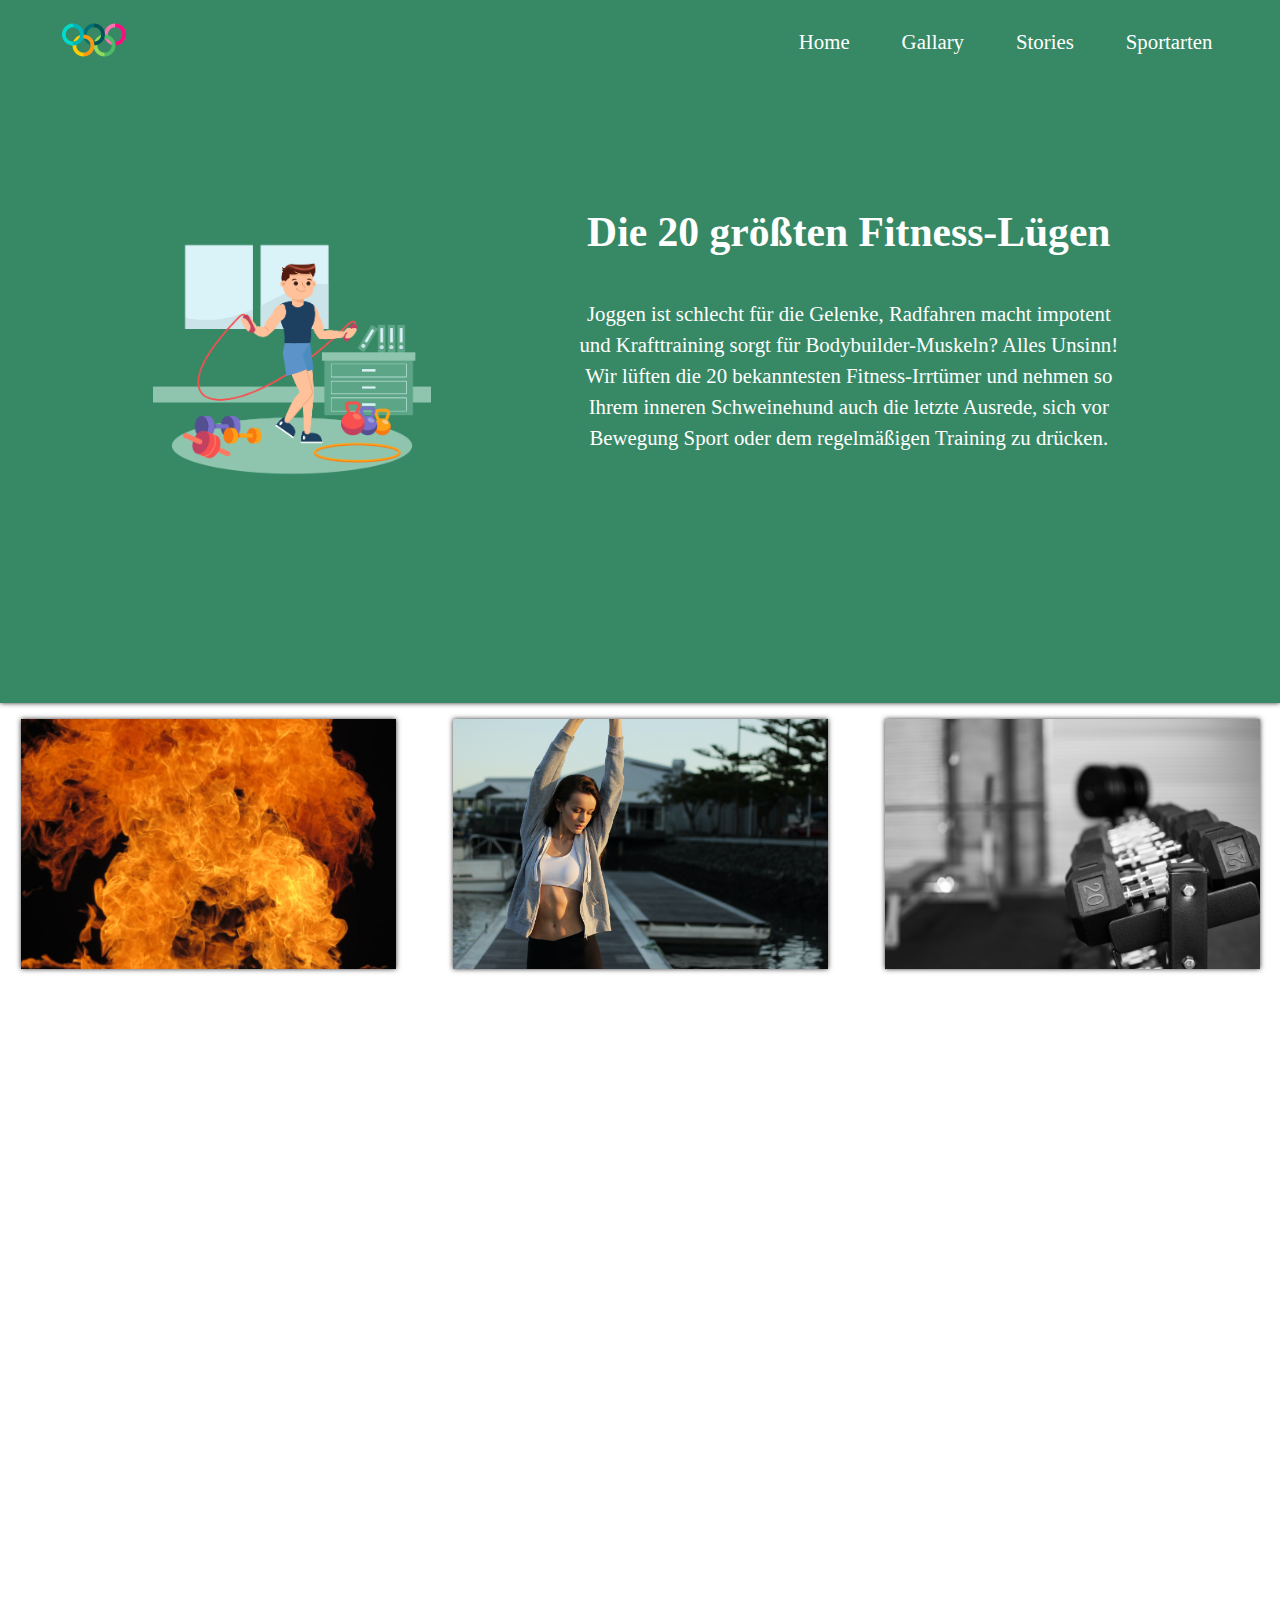
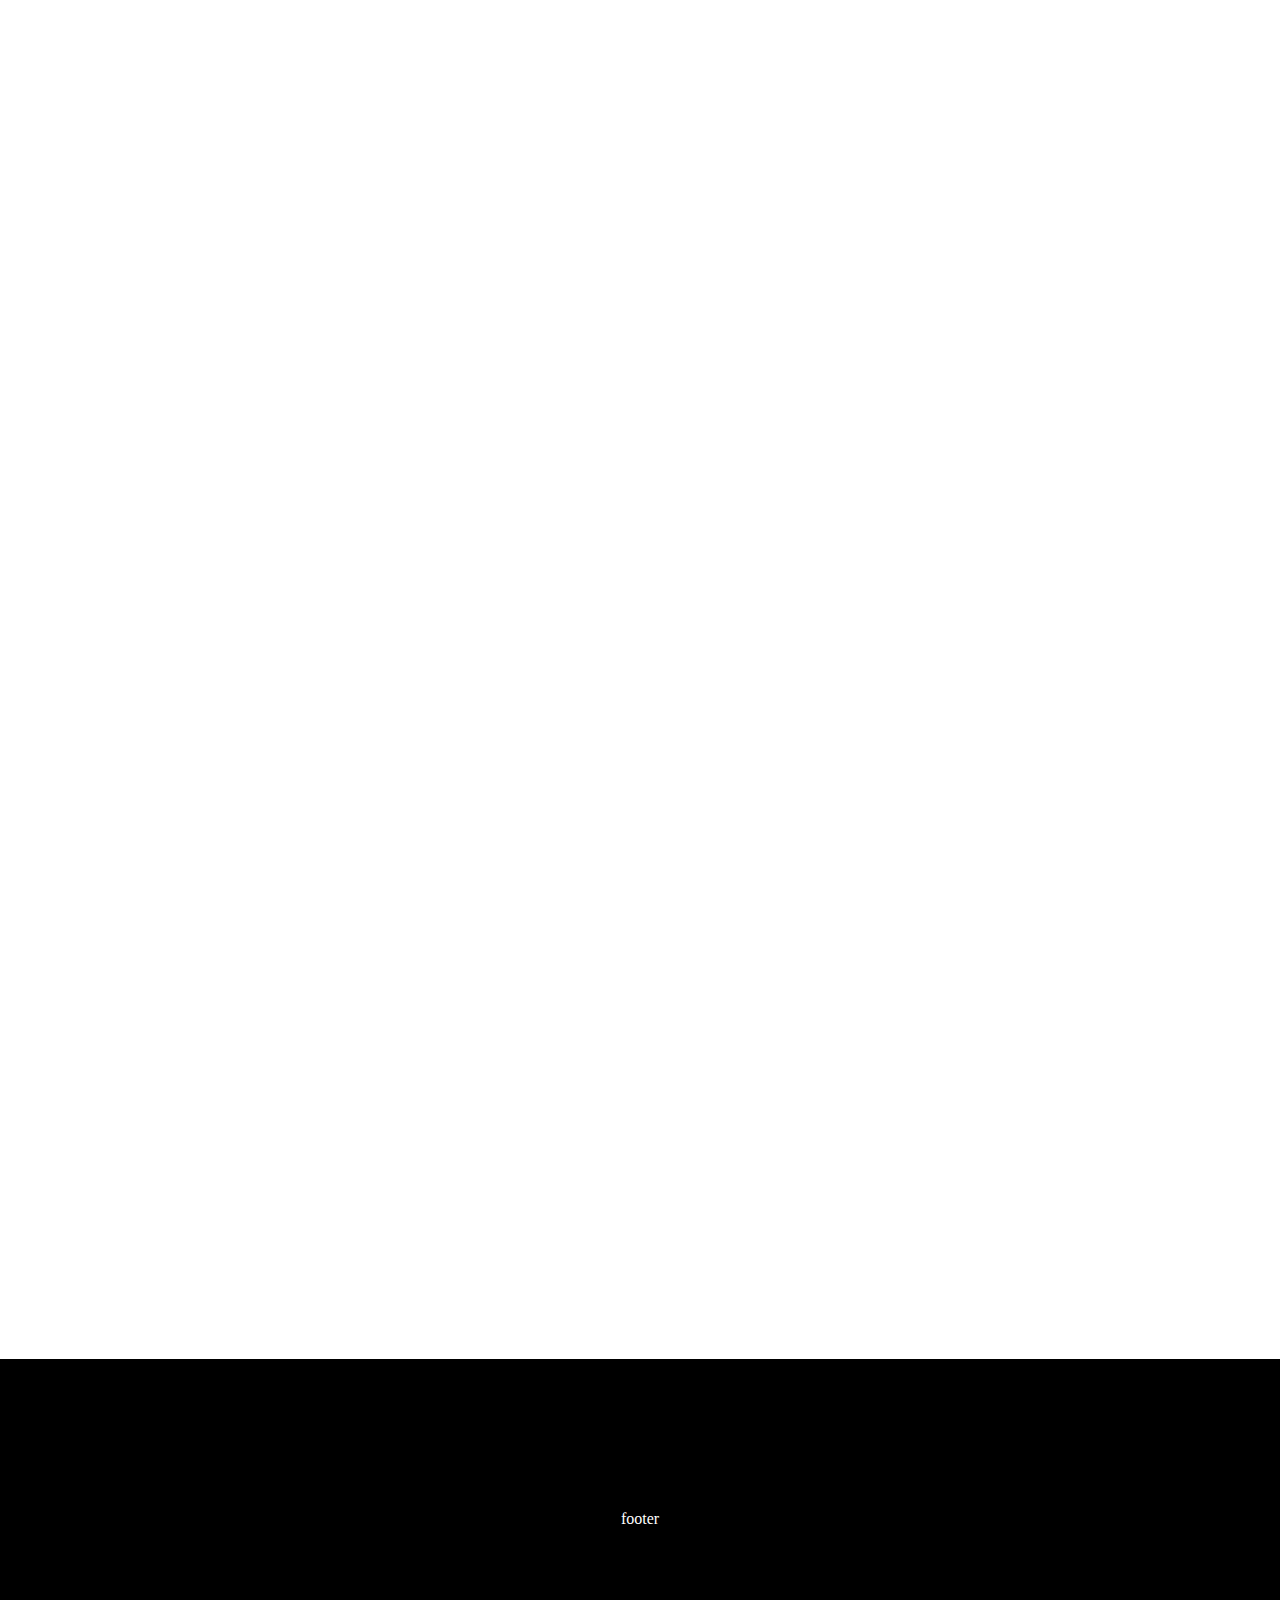
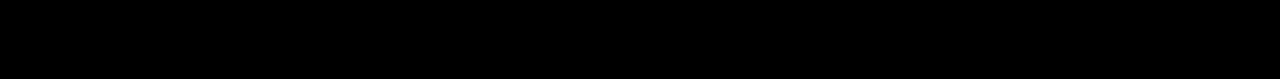
<file: sport-website/gallary.html>
<!DOCTYPE html>
<html lang="en">
  <head>
    <meta charset="UTF-8" />
    <meta
      name="description"
      content="sports website being fancy. Lorem Ipsum is simply dummy text of the printing and typesetting industry. Lorem Ipsum has been the industry's standard dummy text ever since the 1500s,"
    />
    <meta name="keywords" content="pictures, information, info, activity" />
    <meta name="author" content="pinky and the brain" />
    <meta name="viewport" content="width=device-width, initial-scale=1.0" />
    <link
      rel="stylesheet"
      href="https://cdnjs.cloudflare.com/ajax/libs/font-awesome/5.13.0/css/all.min.css"
      integrity="sha256-h20CPZ0QyXlBuAw7A+KluUYx/3pK+c7lYEpqLTlxjYQ="
      crossorigin="anonymous"
    />
    <link rel="stylesheet" href="./css/style.css" />
    <title>Gallary</title>
  </head>

  <body>
    <header>
      <nav class="navbar">
        <div class="main-logo"></div>
        <ul class="navbar__list">
          <li><a href="home.html" class="navbar__links">Home</a></li>
          <li><a href="gallary.html" class="navbar__links">Gallary</a></li>
          <li><a href="stories.html" class="navbar__links">Stories</a></li>
          <li>
            <a href="sportarten.html" class="navbar__links">Sportarten</a>
          </li>
        </ul>
      </nav>

      <button id="toggle" class="toggle">
        <i class="fa fa-bars fa-2x"></i>
      </button>
      <div class="header-items">
        <img src="./images/jumping_rope.png" alt="" />

        <div class="header-text">
          <h1>Die 20 größten Fitness-Lügen</h1>
          <p>
            Joggen ist schlecht für die Gelenke, Radfahren macht impotent und
            Krafttraining sorgt für Bodybuilder-Muskeln? Alles Unsinn! Wir
            lüften die 20 bekanntesten Fitness-Irrtümer und nehmen so Ihrem
            inneren Schweinehund auch die letzte Ausrede, sich vor Bewegung
            Sport oder dem regelmäßigen Training zu drücken.
          </p>
        </div>
      </div>
    </header>

    <main class="showcase-gallary">
      <section class="three-piece">
        <div class="image-container">
          <img
            src="./images/2_unterseite_fotos/punkt-01.jpg"
            alt=""
            id="picture01"
          />
        </div>
        <div class="image-container">
          <img
            src="./images/2_unterseite_fotos/punkt-02.jpg"
            alt=""
            id="picture02"
          />
        </div>
        <div class="image-container">
          <img
            src="./images/2_unterseite_fotos/punkt-03.jpg"
            alt=""
            id="picture03"
          />
        </div>
      </section>

      <section class="four-piece">
        <div class="image-container fade-in">
          <img
            src="./images/2_unterseite_fotos/punkt-04.jpg"
            alt=""
            id="picture04"
          />
        </div>
        <div class="image-container fade-in">
          <img
            src="./images/2_unterseite_fotos/punkt-05.jpg"
            alt=""
            id="picture05"
          />
        </div>
        <div class="image-container fade-in">
          <img
            src="./images/2_unterseite_fotos/punkt-06.jpg"
            alt=""
            id="picture06"
          />
        </div>
        <div class="image-container fade-in">
          <img
            src="./images/2_unterseite_fotos/punkt-07.jpg"
            alt=""
            id="picture07"
          />
        </div>
      </section>

      <section class="three-piece">
        <div class="image-container fade-in">
          <img
            src="./images/2_unterseite_fotos/punkt-08.jpg"
            alt=""
            id="picture08"
          />
        </div>
        <div class="image-container fade-in">
          <img
            src="./images/2_unterseite_fotos/punkt-09.jpg"
            alt=""
            id="picture09"
          />
        </div>
        <div class="image-container fade-in">
          <img
            src="./images/2_unterseite_fotos/punkt-10.jpg"
            alt=""
            id="picture10"
          />
        </div>
      </section>

      <section class="three-piece">
        <div class="image-container fade-in">
          <img
            src="./images/2_unterseite_fotos/punkt-11.jpg"
            alt=""
            id="picture11"
          />
        </div>
        <div class="image-container fade-in">
          <img
            src="./images/2_unterseite_fotos/punkt-12.jpg"
            alt=""
            id="picture12"
          />
        </div>
        <div class="image-container fade-in">
          <img
            src="./images/2_unterseite_fotos/punkt-13.jpg"
            alt=""
            id="picture13"
          />
        </div>
      </section>

      <section class="four-piece">
        <div class="image-container fade-in">
          <img
            src="./images/2_unterseite_fotos/punkt-14.jpg"
            alt=""
            id="picture14"
          />
        </div>
        <div class="image-container fade-in">
          <img
            src="./images/2_unterseite_fotos/punkt-15.jpg"
            alt=""
            id="picture15"
          />
        </div>
        <div class="image-container fade-in">
          <img
            src="./images/2_unterseite_fotos/punkt-16.jpg"
            alt=""
            id="picture16"
          />
        </div>
        <div class="image-container fade-in">
          <img
            src="./images/2_unterseite_fotos/punkt-17.jpg"
            alt=""
            id="picture17"
          />
        </div>
      </section>

      <section class="three-piece">
        <div class="image-container fade-in">
          <img
            src="./images/2_unterseite_fotos/punkt-18.jpg"
            alt=""
            id="picture18"
          />
        </div>
        <div class="image-container fade-in">
          <img
            src="./images/2_unterseite_fotos/punkt-19.jpg"
            alt=""
            id="picture19"
          />
        </div>
        <div class="image-container fade-in">
          <img
            src="./images/2_unterseite_fotos/punkt-20.jpg"
            alt=""
            id="picture20"
          />
        </div>
      </section>
    </main>
    <!-- FOOTER -->
    <footer>footer</footer>

    <!-- MODAL -->
    <section id="modal" class="modal-container">
      <div class="modal">
        <button class="close-btn" id="close">
          <i class="fa fa-times"></i>
        </button>
        <div class="modal-title"></div>
        <div class="modal-body"></div>
      </div>
    </section>
    <script src="./js/gallary.js"></script>
    <script src="./js/main.js"></script>
  </body>
</html>
</file>
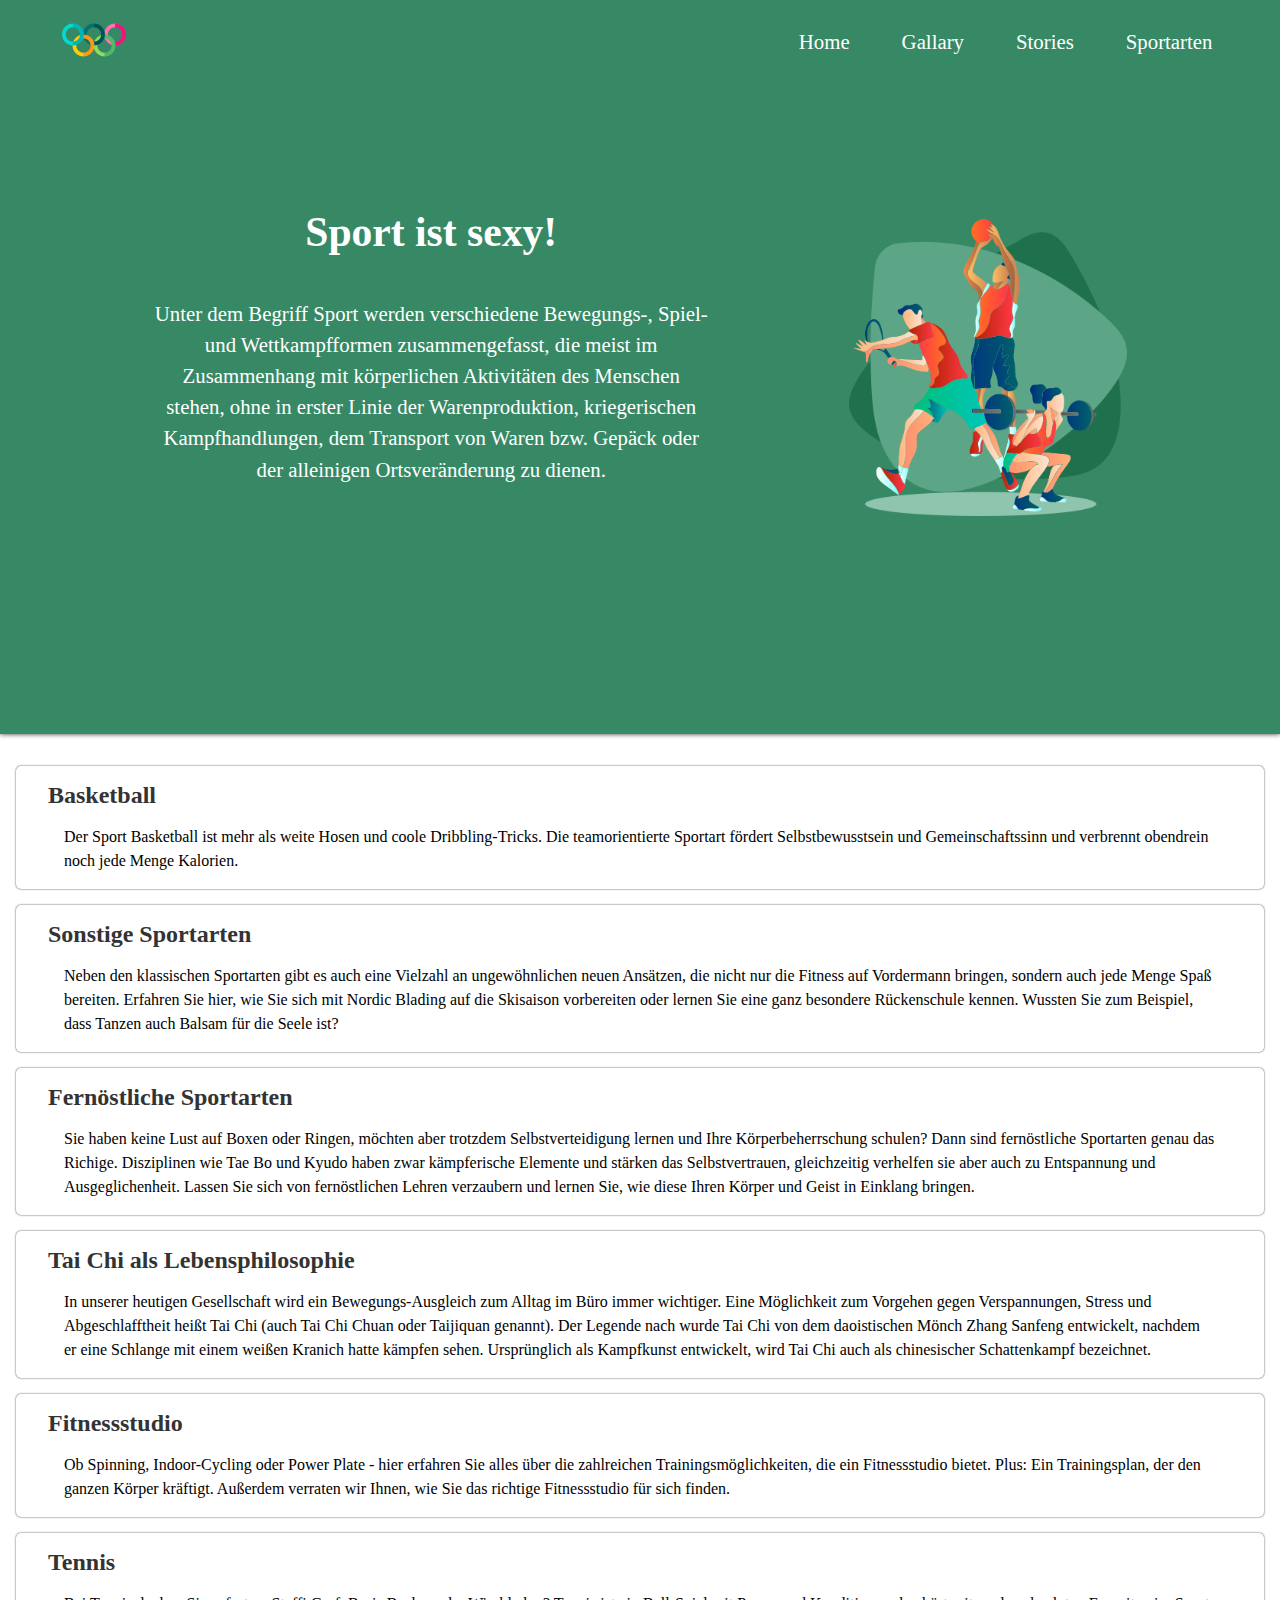
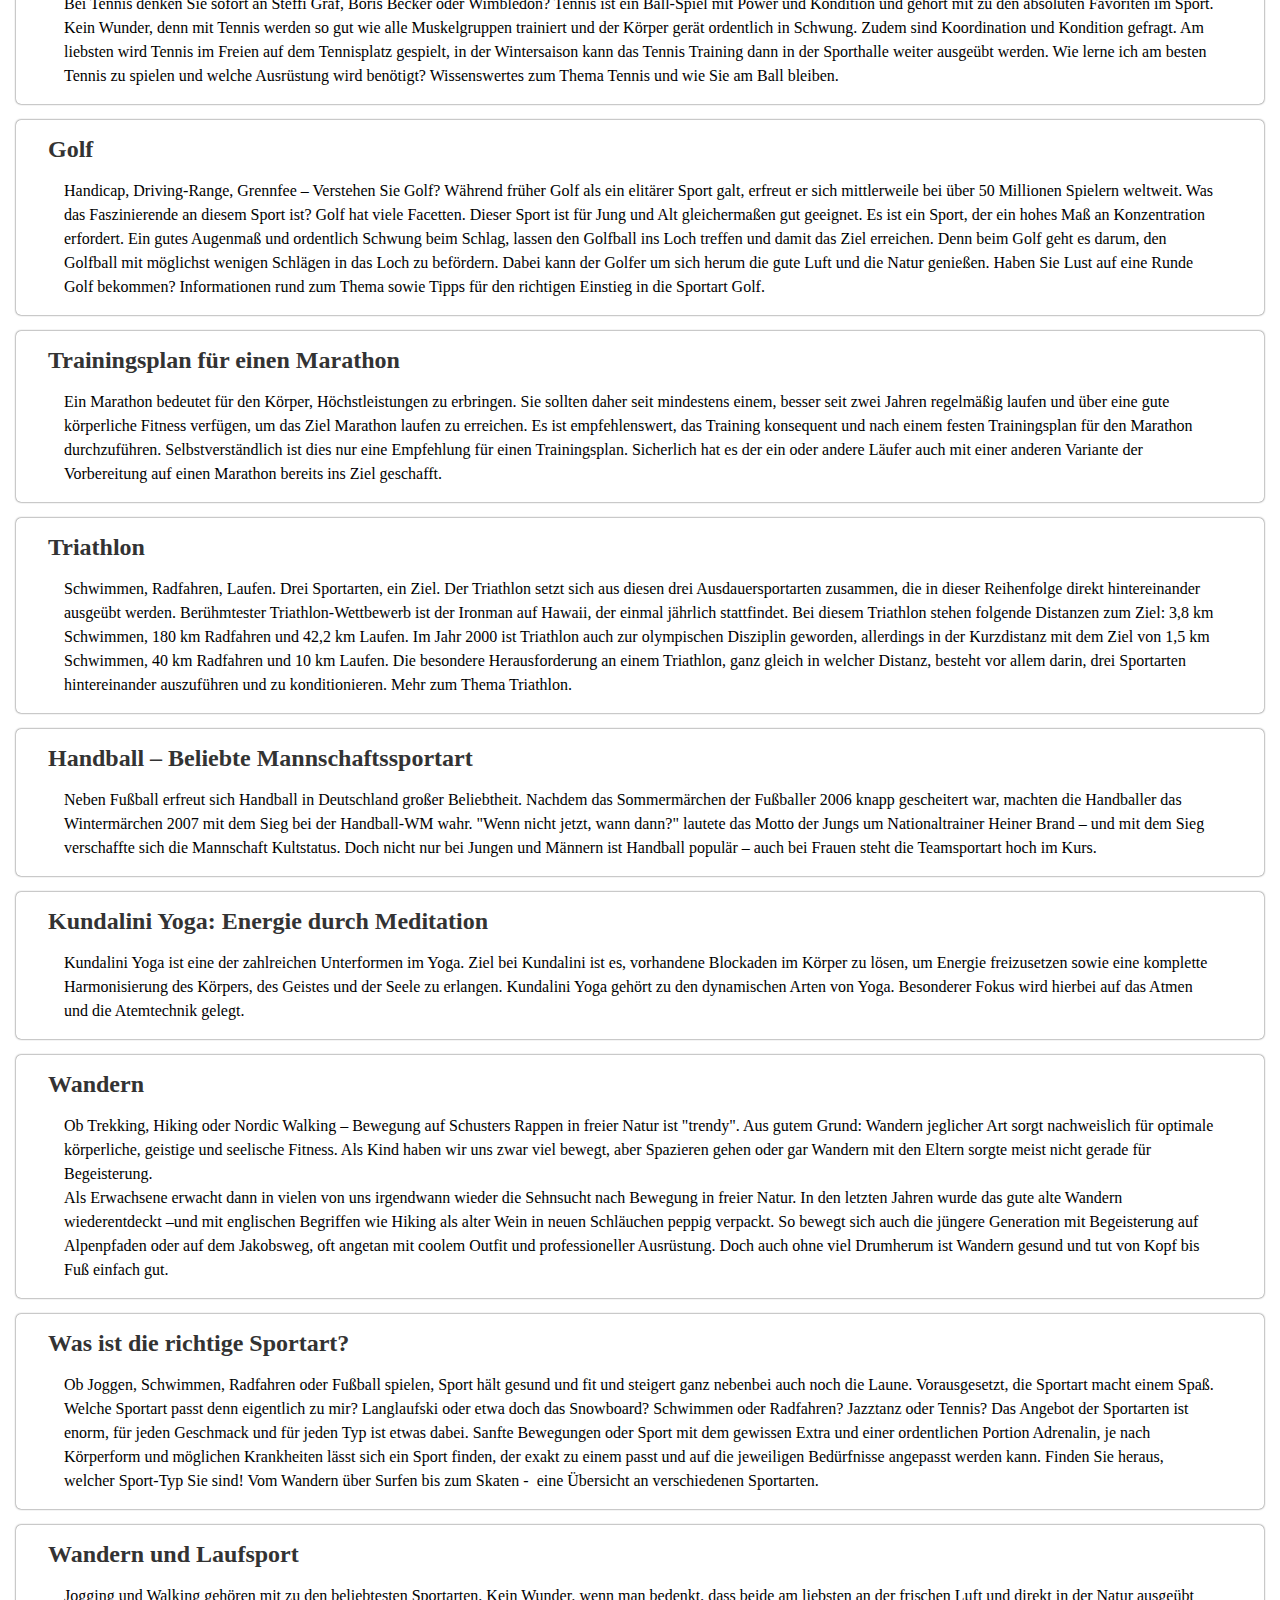
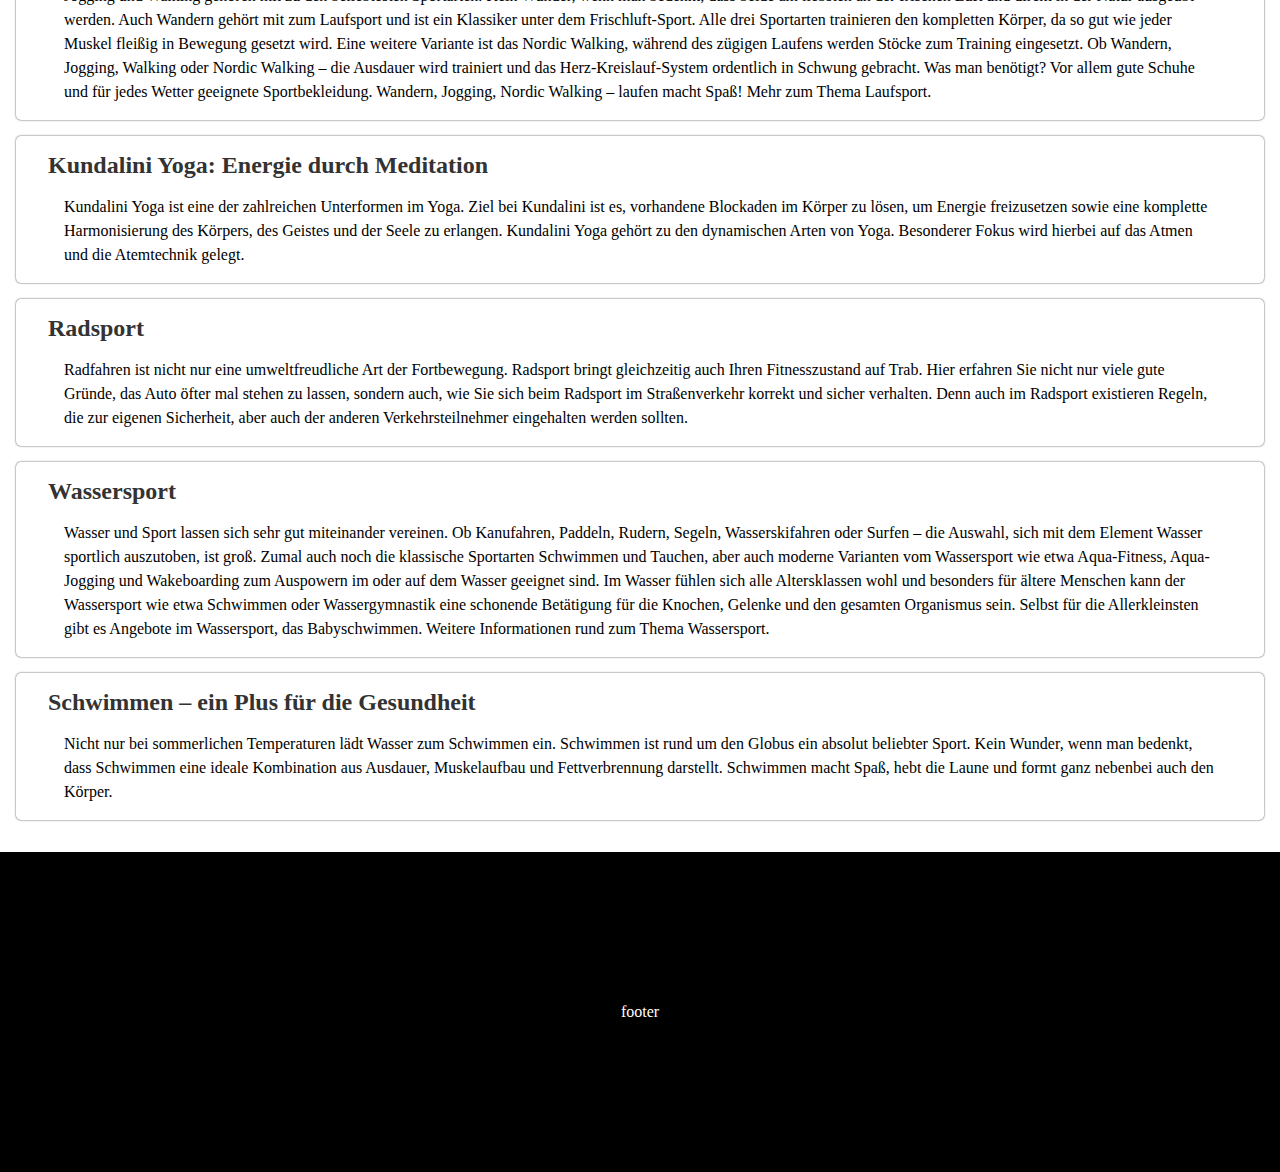
<file: sport-website/sportarten.html>
<!DOCTYPE html>
<html lang="en">
  <head>
    <meta charset="UTF-8" />
    <meta name="viewport" content="width=device-width, initial-scale=1.0" />
    <meta
      name="description"
      content="sports website being fancy. Lorem Ipsum is simply dummy text of the printing and typesetting industry. Lorem Ipsum has been the industry's standard dummy text ever since the 1500s,"
    />
    <meta name="keywords" content="Sport, athletics, movement, exercise" />
    <meta name="author" content="pinky and the brain" />
    <link
      rel="stylesheet"
      href="https://cdnjs.cloudflare.com/ajax/libs/font-awesome/5.13.0/css/all.min.css"
      integrity="sha256-h20CPZ0QyXlBuAw7A+KluUYx/3pK+c7lYEpqLTlxjYQ="
      crossorigin="anonymous"
    />
    <link rel="stylesheet" href="./css/style.css" />
    <title>Sportarten</title>
  </head>

  <body>
    <header>
      <nav class="navbar">
        <div class="main-logo"></div>
        <ul class="navbar__list">
          <li><a href="home.html" class="navbar__links">Home</a></li>
          <li><a href="gallary.html" class="navbar__links">Gallary</a></li>
          <li><a href="stories.html" class="navbar__links">Stories</a></li>
          <li>
            <a href="sportarten.html" class="navbar__links">Sportarten</a>
          </li>
        </ul>
      </nav>

      <button id="toggle" class="toggle">
        <i class="fa fa-bars fa-2x"></i>
      </button>
      <div class="header-items">
        <div class="header-text">
          <h1>Sport ist sexy!</h1>
          <p>
            Unter dem Begriff Sport werden verschiedene Bewegungs-, Spiel- und
            Wettkampfformen zusammengefasst, die meist im Zusammenhang mit
            körperlichen Aktivitäten des Menschen stehen, ohne in erster Linie
            der Warenproduktion, kriegerischen Kampfhandlungen, dem Transport
            von Waren bzw. Gepäck oder der alleinigen Ortsveränderung zu dienen.
          </p>
        </div>
        <img src="./images/different-sports.png" alt="" />
      </div>
    </header>

    <main class="articles-container">
      <section class="articles-content">
        <article class="article">
          <div class="title">
            <h2>Basketball</h2>
          </div>
          <div class="body">
            <p>
              Der Sport Basketball ist mehr als weite Hosen und coole
              Dribbling-Tricks. Die teamorientierte Sportart fördert
              Selbstbewusstsein und Gemeinschaftssinn und verbrennt obendrein
              noch jede Menge Kalorien.
            </p>
          </div>
        </article>

        <article class="article">
          <div class="title">
            <h2>Sonstige Sportarten</h2>
          </div>
          <div class="body">
            <p>
              Neben den klassischen Sportarten gibt es auch eine Vielzahl an
              ungewöhnlichen neuen Ansätzen, die nicht nur die Fitness auf
              Vordermann bringen, sondern auch jede Menge Spaß bereiten.
              Erfahren Sie hier, wie Sie sich mit Nordic Blading auf die
              Skisaison vorbereiten oder lernen Sie eine ganz besondere
              Rückenschule kennen. Wussten Sie zum Beispiel, dass Tanzen auch
              Balsam für die Seele ist?
            </p>
          </div>
        </article>

        <article class="article">
          <div class="title">
            <h2>Fernöstliche Sportarten</h2>
          </div>
          <div class="body">
            <p>
              Sie haben keine Lust auf Boxen oder Ringen, möchten aber trotzdem
              Selbstverteidigung lernen und Ihre Körperbeherrschung schulen?
              Dann sind fernöstliche Sportarten genau das Richige. Disziplinen
              wie Tae Bo und Kyudo haben zwar kämpferische Elemente und stärken
              das Selbstvertrauen, gleichzeitig verhelfen sie aber auch zu
              Entspannung und Ausgeglichenheit. Lassen Sie sich von
              fernöstlichen Lehren verzaubern und lernen Sie, wie diese Ihren
              Körper und Geist in Einklang bringen.
            </p>
          </div>
        </article>

        <article class="article">
          <div class="title">
            <h2>Tai Chi als Lebensphilosophie</h2>
          </div>
          <div class="body">
            <p>
              In unserer heutigen Gesellschaft wird ein Bewegungs-Ausgleich zum
              Alltag im Büro immer wichtiger. Eine Möglichkeit zum Vorgehen
              gegen Verspannungen, Stress und Abgeschlafftheit heißt Tai Chi
              (auch Tai Chi Chuan oder Taijiquan genannt). Der Legende nach
              wurde Tai Chi von dem daoistischen Mönch Zhang Sanfeng entwickelt,
              nachdem er eine Schlange mit einem weißen Kranich hatte kämpfen
              sehen. Ursprünglich als Kampfkunst entwickelt, wird Tai Chi auch
              als chinesischer Schattenkampf bezeichnet.
            </p>
          </div>
        </article>

        <article class="article">
          <div class="title">
            <h2>Fitnessstudio</h2>
          </div>
          <div class="body">
            <p>
              Ob Spinning, Indoor-Cycling oder Power Plate - hier erfahren Sie
              alles über die zahlreichen Trainingsmöglichkeiten, die ein
              Fitnessstudio bietet. Plus: Ein Trainingsplan, der den ganzen
              Körper kräftigt. Außerdem verraten wir Ihnen, wie Sie das richtige
              Fitnessstudio für sich finden.
            </p>
          </div>
        </article>

        <article class="article">
          <div class="title">
            <h2>Tennis</h2>
          </div>
          <div class="body">
            <p>
              Bei Tennis denken Sie sofort an Steffi Graf, Boris Becker oder
              Wimbledon? Tennis ist ein Ball-Spiel mit Power und Kondition und
              gehört mit zu den absoluten Favoriten im Sport. Kein Wunder, denn
              mit Tennis werden so gut wie alle Muskelgruppen trainiert und der
              Körper gerät ordentlich in Schwung. Zudem sind Koordination und
              Kondition gefragt. Am liebsten wird Tennis im Freien auf dem
              Tennisplatz gespielt, in der Wintersaison kann das Tennis Training
              dann in der Sporthalle weiter ausgeübt werden. Wie lerne ich am
              besten Tennis zu spielen und welche Ausrüstung wird benötigt?
              Wissenswertes zum Thema Tennis und wie Sie am Ball bleiben.
            </p>
          </div>
        </article>

        <article class="article">
          <div class="title">
            <h2>Golf</h2>
          </div>
          <div class="body">
            <p>
              Handicap, Driving-Range, Grennfee – Verstehen Sie Golf? Während
              früher Golf als ein elitärer Sport galt, erfreut er sich
              mittlerweile bei über 50 Millionen Spielern weltweit. Was das
              Faszinierende an diesem Sport ist? Golf hat viele Facetten. Dieser
              Sport ist für Jung und Alt gleichermaßen gut geeignet. Es ist ein
              Sport, der ein hohes Maß an Konzentration erfordert. Ein gutes
              Augenmaß und ordentlich Schwung beim Schlag, lassen den Golfball
              ins Loch treffen und damit das Ziel erreichen. Denn beim Golf geht
              es darum, den Golfball mit möglichst wenigen Schlägen in das Loch
              zu befördern. Dabei kann der Golfer um sich herum die gute Luft
              und die Natur genießen. Haben Sie Lust auf eine Runde Golf
              bekommen? Informationen rund zum Thema sowie Tipps für den
              richtigen Einstieg in die Sportart Golf.
            </p>
          </div>
        </article>

        <article class="article">
          <div class="title">
            <h2>Trainingsplan für einen Marathon</h2>
          </div>
          <div class="body">
            <p>
              Ein Marathon bedeutet für den Körper, Höchstleistungen zu
              erbringen. Sie sollten daher seit mindestens einem, besser seit
              zwei Jahren regelmäßig laufen und über eine gute körperliche
              Fitness verfügen, um das Ziel Marathon laufen zu erreichen. Es ist
              empfehlenswert, das Training konsequent und nach einem festen
              Trainingsplan für den Marathon durchzuführen. Selbstverständlich
              ist dies nur eine Empfehlung für einen Trainingsplan. Sicherlich
              hat es der ein oder andere Läufer auch mit einer anderen Variante
              der Vorbereitung auf einen Marathon bereits ins Ziel geschafft.
            </p>
          </div>
        </article>

        <article class="article">
          <div class="title">
            <h2>Triathlon</h2>
          </div>
          <div class="body">
            <p>
              Schwimmen, Radfahren, Laufen. Drei Sportarten, ein Ziel. Der
              Triathlon setzt sich aus diesen drei Ausdauersportarten zusammen,
              die in dieser Reihenfolge direkt hintereinander ausgeübt werden.
              Berühmtester Triathlon-Wettbewerb ist der Ironman auf Hawaii, der
              einmal jährlich stattfindet. Bei diesem Triathlon stehen folgende
              Distanzen zum Ziel: 3,8 km Schwimmen, 180 km Radfahren und 42,2 km
              Laufen. Im Jahr 2000 ist Triathlon auch zur olympischen Disziplin
              geworden, allerdings in der Kurzdistanz mit dem Ziel von 1,5 km
              Schwimmen, 40 km Radfahren und 10 km Laufen. Die besondere
              Herausforderung an einem Triathlon, ganz gleich in welcher
              Distanz, besteht vor allem darin, drei Sportarten hintereinander
              auszuführen und zu konditionieren. Mehr zum Thema Triathlon.
            </p>
          </div>
        </article>

        <article class="article">
          <div class="title">
            <h2>Handball – Beliebte Mannschaftssportart</h2>
          </div>
          <div class="body">
            <p>
              Neben Fußball erfreut sich Handball in Deutschland großer
              Beliebtheit. Nachdem das Sommermärchen der Fußballer 2006 knapp
              gescheitert war, machten die Handballer das Wintermärchen 2007 mit
              dem Sieg bei der Handball-WM wahr. "Wenn nicht jetzt, wann dann?"
              lautete das Motto der Jungs um Nationaltrainer Heiner Brand – und
              mit dem Sieg verschaffte sich die Mannschaft Kultstatus. Doch
              nicht nur bei Jungen und Männern ist Handball populär – auch bei
              Frauen steht die Teamsportart hoch im Kurs.
            </p>
          </div>
        </article>

        <article class="article">
          <div class="title">
            <h2>Kundalini Yoga: Energie durch Meditation</h2>
          </div>
          <div class="body">
            <p>
              Kundalini Yoga ist eine der zahlreichen Unterformen im Yoga. Ziel
              bei Kundalini ist es, vorhandene Blockaden im Körper zu lösen, um
              Energie freizusetzen sowie eine komplette Harmonisierung des
              Körpers, des Geistes und der Seele zu erlangen. Kundalini Yoga
              gehört zu den dynamischen Arten von Yoga. Besonderer Fokus wird
              hierbei auf das Atmen und die Atemtechnik gelegt.
            </p>
          </div>
        </article>

        <article class="article">
          <div class="title">
            <h2>Wandern</h2>
          </div>
          <div class="body">
            <p>
              Ob Trekking, Hiking oder Nordic Walking – Bewegung auf Schusters
              Rappen in freier Natur ist "trendy". Aus gutem Grund: Wandern
              jeglicher Art sorgt nachweislich für optimale körperliche,
              geistige und seelische Fitness. Als Kind haben wir uns zwar viel
              bewegt, aber Spazieren gehen oder gar Wandern mit den Eltern
              sorgte meist nicht gerade für Begeisterung. <br />
              Als Erwachsene erwacht dann in vielen von uns irgendwann wieder
              die Sehnsucht nach Bewegung in freier Natur. In den letzten Jahren
              wurde das gute alte Wandern wiederentdeckt –und mit englischen
              Begriffen wie Hiking als alter Wein in neuen Schläuchen peppig
              verpackt. So bewegt sich auch die jüngere Generation mit
              Begeisterung auf Alpenpfaden oder auf dem Jakobsweg, oft angetan
              mit coolem Outfit und professioneller Ausrüstung. Doch auch ohne
              viel Drumherum ist Wandern gesund und tut von Kopf bis Fuß einfach
              gut.
            </p>
          </div>
        </article>

        <article class="article">
          <div class="title">
            <h2>Was ist die richtige Sportart?</h2>
          </div>
          <div class="body">
            <p>
              Ob Joggen, Schwimmen, Radfahren oder Fußball spielen, Sport hält
              gesund und fit und steigert ganz nebenbei auch noch die Laune.
              Vorausgesetzt, die Sportart macht einem Spaß. Welche Sportart
              passt denn eigentlich zu mir? Langlaufski oder etwa doch das
              Snowboard? Schwimmen oder Radfahren? Jazztanz oder Tennis? Das
              Angebot der Sportarten ist enorm, für jeden Geschmack und für
              jeden Typ ist etwas dabei. Sanfte Bewegungen oder Sport mit dem
              gewissen Extra und einer ordentlichen Portion Adrenalin, je nach
              Körperform und möglichen Krankheiten lässt sich ein Sport finden,
              der exakt zu einem passt und auf die jeweiligen Bedürfnisse
              angepasst werden kann. Finden Sie heraus, welcher Sport-Typ Sie
              sind! Vom Wandern über Surfen bis zum Skaten -  eine Übersicht an
              verschiedenen Sportarten.
            </p>
          </div>
        </article>

        <article class="article">
          <div class="title">
            <h2>Wandern und Laufsport</h2>
          </div>
          <div class="body">
            <p>
              Jogging und Walking gehören mit zu den beliebtesten Sportarten.
              Kein Wunder, wenn man bedenkt, dass beide am liebsten an der
              frischen Luft und direkt in der Natur ausgeübt werden. Auch
              Wandern gehört mit zum Laufsport und ist ein Klassiker unter dem
              Frischluft-Sport. Alle drei Sportarten trainieren den kompletten
              Körper, da so gut wie jeder Muskel fleißig in Bewegung gesetzt
              wird. Eine weitere Variante ist das Nordic Walking, während des
              zügigen Laufens werden Stöcke zum Training eingesetzt. Ob Wandern,
              Jogging, Walking oder Nordic Walking – die Ausdauer wird trainiert
              und das Herz-Kreislauf-System ordentlich in Schwung gebracht. Was
              man benötigt? Vor allem gute Schuhe und für jedes Wetter geeignete
              Sportbekleidung. Wandern, Jogging, Nordic Walking – laufen macht
              Spaß! Mehr zum Thema Laufsport.
            </p>
          </div>
        </article>

        <article class="article">
          <div class="title">
            <h2>Kundalini Yoga: Energie durch Meditation</h2>
          </div>
          <div class="body">
            <p>
              Kundalini Yoga ist eine der zahlreichen Unterformen im Yoga. Ziel
              bei Kundalini ist es, vorhandene Blockaden im Körper zu lösen, um
              Energie freizusetzen sowie eine komplette Harmonisierung des
              Körpers, des Geistes und der Seele zu erlangen. Kundalini Yoga
              gehört zu den dynamischen Arten von Yoga. Besonderer Fokus wird
              hierbei auf das Atmen und die Atemtechnik gelegt.
            </p>
          </div>
        </article>

        <article class="article">
          <div class="title">
            <h2>Radsport</h2>
          </div>
          <div class="body">
            <p>
              Radfahren ist nicht nur eine umweltfreudliche Art der
              Fortbewegung. Radsport bringt gleichzeitig auch Ihren
              Fitnesszustand auf Trab. Hier erfahren Sie nicht nur viele gute
              Gründe, das Auto öfter mal stehen zu lassen, sondern auch, wie Sie
              sich beim Radsport im Straßenverkehr korrekt und sicher verhalten.
              Denn auch im Radsport existieren Regeln, die zur eigenen
              Sicherheit, aber auch der anderen Verkehrsteilnehmer eingehalten
              werden sollten.
            </p>
          </div>
        </article>

        <article class="article">
          <div class="title">
            <h2>Wassersport</h2>
          </div>
          <div class="body">
            <p>
              Wasser und Sport lassen sich sehr gut miteinander vereinen. Ob
              Kanufahren, Paddeln, Rudern, Segeln, Wasserskifahren oder Surfen –
              die Auswahl, sich mit dem Element Wasser sportlich auszutoben, ist
              groß. Zumal auch noch die klassische Sportarten Schwimmen und
              Tauchen, aber auch moderne Varianten vom Wassersport wie etwa
              Aqua-Fitness, Aqua-Jogging und Wakeboarding zum Auspowern im oder
              auf dem Wasser geeignet sind. Im Wasser fühlen sich alle
              Altersklassen wohl und besonders für ältere Menschen kann der
              Wassersport wie etwa Schwimmen oder Wassergymnastik eine schonende
              Betätigung für die Knochen, Gelenke und den gesamten Organismus
              sein. Selbst für die Allerkleinsten gibt es Angebote im
              Wassersport, das Babyschwimmen. Weitere Informationen rund zum
              Thema Wassersport.
            </p>
          </div>
        </article>

        <article class="article">
          <div class="title">
            <h2>Schwimmen – ein Plus für die Gesundheit</h2>
          </div>
          <div class="body">
            <p>
              Nicht nur bei sommerlichen Temperaturen lädt Wasser zum Schwimmen
              ein. Schwimmen ist rund um den Globus ein absolut beliebter Sport.
              Kein Wunder, wenn man bedenkt, dass Schwimmen eine ideale
              Kombination aus Ausdauer, Muskelaufbau und Fettverbrennung
              darstellt. Schwimmen macht Spaß, hebt die Laune und formt ganz
              nebenbei auch den Körper.
            </p>
          </div>
        </article>
      </section>
    </main>
    <!-- FOOTER -->
    <footer>footer</footer>
  </body>
</html>
</file>
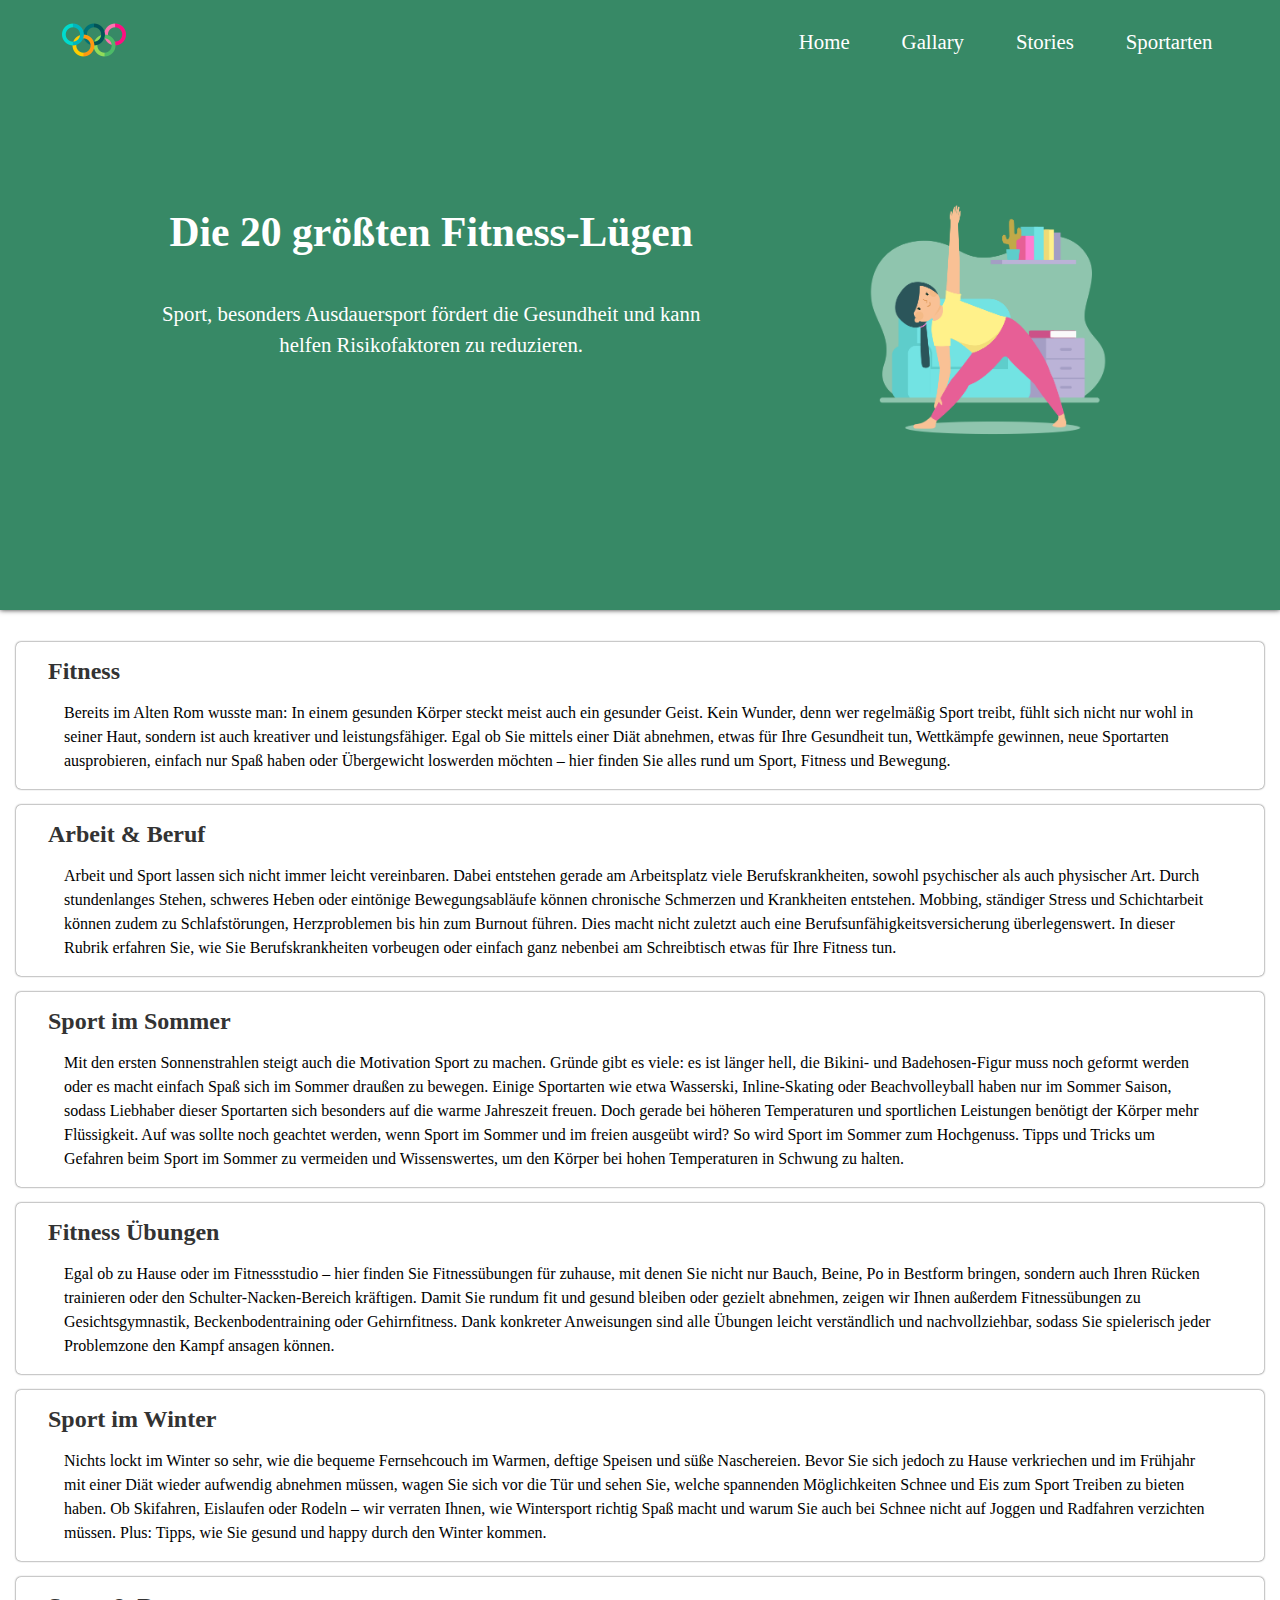
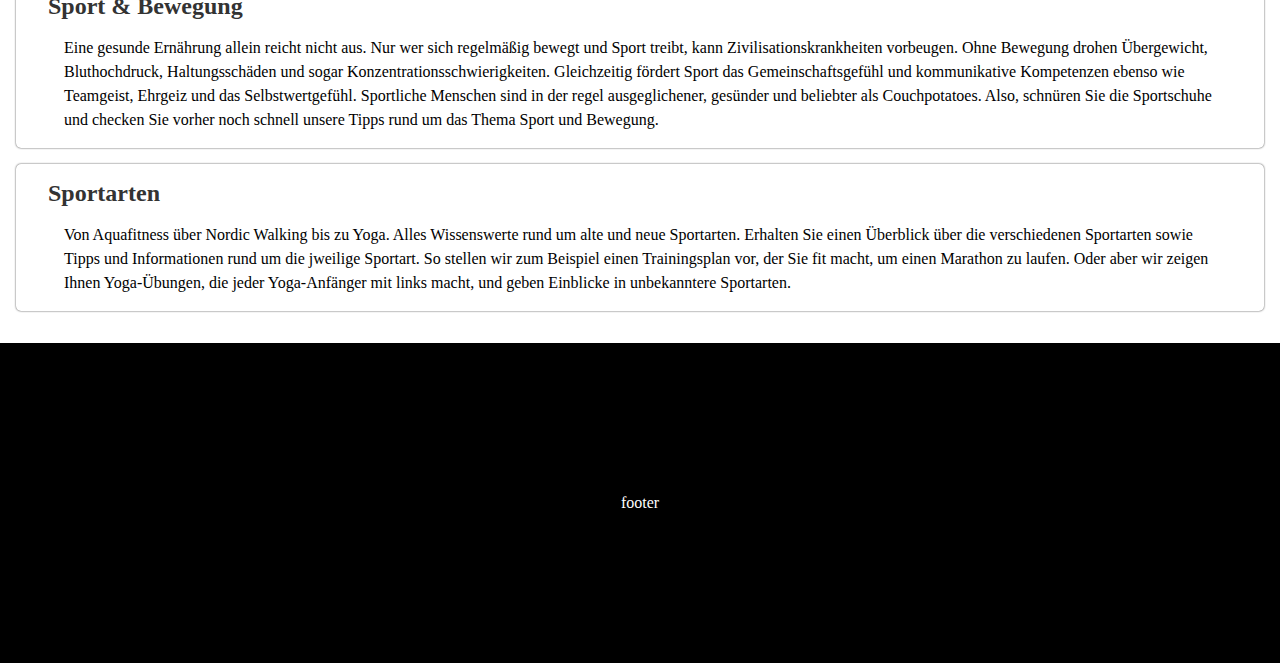
<file: sport-website/stories.html>
<!DOCTYPE html>
<html lang="en">
  <head>
    <meta charset="UTF-8" />
    <meta
      name="description"
      content="sports website being fancy. Lorem Ipsum is simply dummy text of the printing and typesetting industry. Lorem Ipsum has been the industry's standard dummy text ever since the 1500s,"
    />
    <meta name="keywords" content="Sport, athletics, movement, exercise" />
    <meta name="author" content="pinky and the brain" />
    <meta name="viewport" content="width=device-width, initial-scale=1.0" />
    <link
      rel="stylesheet"
      href="https://cdnjs.cloudflare.com/ajax/libs/font-awesome/5.13.0/css/all.min.css"
      integrity="sha256-h20CPZ0QyXlBuAw7A+KluUYx/3pK+c7lYEpqLTlxjYQ="
      crossorigin="anonymous"
    />
    <link rel="stylesheet" href="./css/style.css" />
    <title>Tipps</title>
  </head>

  <body>
    <header>
      <nav class="navbar">
        <div class="main-logo"></div>
        <ul class="navbar__list">
          <li><a href="home.html" class="navbar__links">Home</a></li>
          <li><a href="gallary.html" class="navbar__links">Gallary</a></li>
          <li><a href="stories.html" class="navbar__links">Stories</a></li>
          <li>
            <a href="sportarten.html" class="navbar__links">Sportarten</a>
          </li>
        </ul>
      </nav>

      <button id="toggle" class="toggle">
        <i class="fa fa-bars fa-2x"></i>
      </button>
      <div class="header-items">
        <div class="header-text">
          <h1>Die 20 größten Fitness-Lügen</h1>
          <p>
            Sport, besonders Ausdauersport fördert die Gesundheit und kann
            helfen Risikofaktoren zu reduzieren.
          </p>
        </div>
        <img src="./images/streching.png" alt="" />
      </div>
    </header>

    <main class="articles-container">
      <section class="articles-content">
        <article class="article">
          <div class="title">
            <h2>Fitness</h2>
          </div>
          <div class="body">
            <p>
              Bereits im Alten Rom wusste man: In einem gesunden Körper steckt
              meist auch ein gesunder Geist. Kein Wunder, denn wer regelmäßig
              Sport treibt, fühlt sich nicht nur wohl in seiner Haut, sondern
              ist auch kreativer und leistungsfähiger. Egal ob Sie mittels einer
              Diät abnehmen, etwas für Ihre Gesundheit tun, Wettkämpfe gewinnen,
              neue Sportarten ausprobieren, einfach nur Spaß haben oder
              Übergewicht loswerden möchten – hier finden Sie alles rund um
              Sport, Fitness und Bewegung.
            </p>
          </div>
        </article>

        <article class="article">
          <div class="title">
            <h2>Arbeit & Beruf</h2>
          </div>
          <div class="body">
            <p>
              Arbeit und Sport lassen sich nicht immer leicht vereinbaren. Dabei
              entstehen gerade am Arbeitsplatz viele Berufskrankheiten, sowohl
              psychischer als auch physischer Art. Durch stundenlanges Stehen,
              schweres Heben oder eintönige Bewegungsabläufe können chronische
              Schmerzen und Krankheiten entstehen. Mobbing, ständiger Stress und
              Schichtarbeit können zudem zu Schlafstörungen, Herzproblemen bis
              hin zum Burnout führen. Dies macht nicht zuletzt auch eine
              Berufsunfähigkeitsversicherung überlegenswert. In dieser Rubrik
              erfahren Sie, wie Sie Berufskrankheiten vorbeugen oder einfach
              ganz nebenbei am Schreibtisch etwas für Ihre Fitness tun.
            </p>
          </div>
        </article>

        <article class="article">
          <div class="title">
            <h2>Sport im Sommer</h2>
          </div>
          <div class="body">
            <p>
              Mit den ersten Sonnenstrahlen steigt auch die Motivation Sport zu
              machen. Gründe gibt es viele: es ist länger hell, die Bikini- und
              Badehosen-Figur muss noch geformt werden oder es macht einfach
              Spaß sich im Sommer draußen zu bewegen. Einige Sportarten wie etwa
              Wasserski, Inline-Skating oder Beachvolleyball haben nur im Sommer
              Saison, sodass Liebhaber dieser Sportarten sich besonders auf die
              warme Jahreszeit freuen. Doch gerade bei höheren Temperaturen und
              sportlichen Leistungen benötigt der Körper mehr Flüssigkeit. Auf
              was sollte noch geachtet werden, wenn Sport im Sommer und im
              freien ausgeübt wird? So wird Sport im Sommer zum Hochgenuss.
              Tipps und Tricks um Gefahren beim Sport im Sommer zu vermeiden und
              Wissenswertes, um den Körper bei hohen Temperaturen in Schwung zu
              halten.
            </p>
          </div>
        </article>

        <article class="article">
          <div class="title">
            <h2>Fitness Übungen</h2>
          </div>
          <div class="body">
            <p>
              Egal ob zu Hause oder im Fitnessstudio – hier finden Sie
              Fitnessübungen für zuhause, mit denen Sie nicht nur Bauch, Beine,
              Po in Bestform bringen, sondern auch Ihren Rücken trainieren oder
              den Schulter-Nacken-Bereich kräftigen. Damit Sie rundum fit und
              gesund bleiben oder gezielt abnehmen, zeigen wir Ihnen außerdem
              Fitnessübungen zu Gesichtsgymnastik, Beckenbodentraining oder
              Gehirnfitness. Dank konkreter Anweisungen sind alle Übungen leicht
              verständlich und nachvollziehbar, sodass Sie spielerisch jeder
              Problemzone den Kampf ansagen können.
            </p>
          </div>
        </article>

        <article class="article">
          <div class="title">
            <h2>Sport im Winter</h2>
          </div>
          <div class="body">
            <p>
              Nichts lockt im Winter so sehr, wie die bequeme Fernsehcouch im
              Warmen, deftige Speisen und süße Naschereien. Bevor Sie sich
              jedoch zu Hause verkriechen und im Frühjahr mit einer Diät wieder
              aufwendig abnehmen müssen, wagen Sie sich vor die Tür und sehen
              Sie, welche spannenden Möglichkeiten Schnee und Eis zum Sport
              Treiben zu bieten haben. Ob Skifahren, Eislaufen oder Rodeln – wir
              verraten Ihnen, wie Wintersport richtig Spaß macht und warum Sie
              auch bei Schnee nicht auf Joggen und Radfahren verzichten müssen.
              Plus: Tipps, wie Sie gesund und happy durch den Winter kommen.
            </p>
          </div>
        </article>

        <article class="article">
          <div class="title">
            <h2>Sport & Bewegung</h2>
          </div>
          <div class="body">
            <p>
              Eine gesunde Ernährung allein reicht nicht aus. Nur wer sich
              regelmäßig bewegt und Sport treibt, kann Zivilisationskrankheiten
              vorbeugen. Ohne Bewegung drohen Übergewicht, Bluthochdruck,
              Haltungsschäden und sogar Konzentrationsschwierigkeiten.
              Gleichzeitig fördert Sport das Gemeinschaftsgefühl und
              kommunikative Kompetenzen ebenso wie Teamgeist, Ehrgeiz und das
              Selbstwertgefühl. Sportliche Menschen sind in der regel
              ausgeglichener, gesünder und beliebter als Couchpotatoes. Also,
              schnüren Sie die Sportschuhe und checken Sie vorher noch schnell
              unsere Tipps rund um das Thema Sport und Bewegung.
            </p>
          </div>
        </article>

        <article class="article">
          <div class="title">
            <h2>Sportarten</h2>
          </div>
          <div class="body">
            <p>
              Von Aquafitness über Nordic Walking bis zu Yoga. Alles
              Wissenswerte rund um alte und neue Sportarten. Erhalten Sie einen
              Überblick über die verschiedenen Sportarten sowie Tipps und
              Informationen rund um die jweilige Sportart. So stellen wir zum
              Beispiel einen Trainingsplan vor, der Sie fit macht, um einen
              Marathon zu laufen. Oder aber wir zeigen Ihnen Yoga-Übungen, die
              jeder Yoga-Anfänger mit links macht, und geben Einblicke in
              unbekanntere Sportarten.
            </p>
          </div>
        </article>
      </section>
    </main>
    <!-- FOOTER -->
    <footer>footer</footer>
    <script src="./js/main.js"></script>
  </body>
</html>
</file>
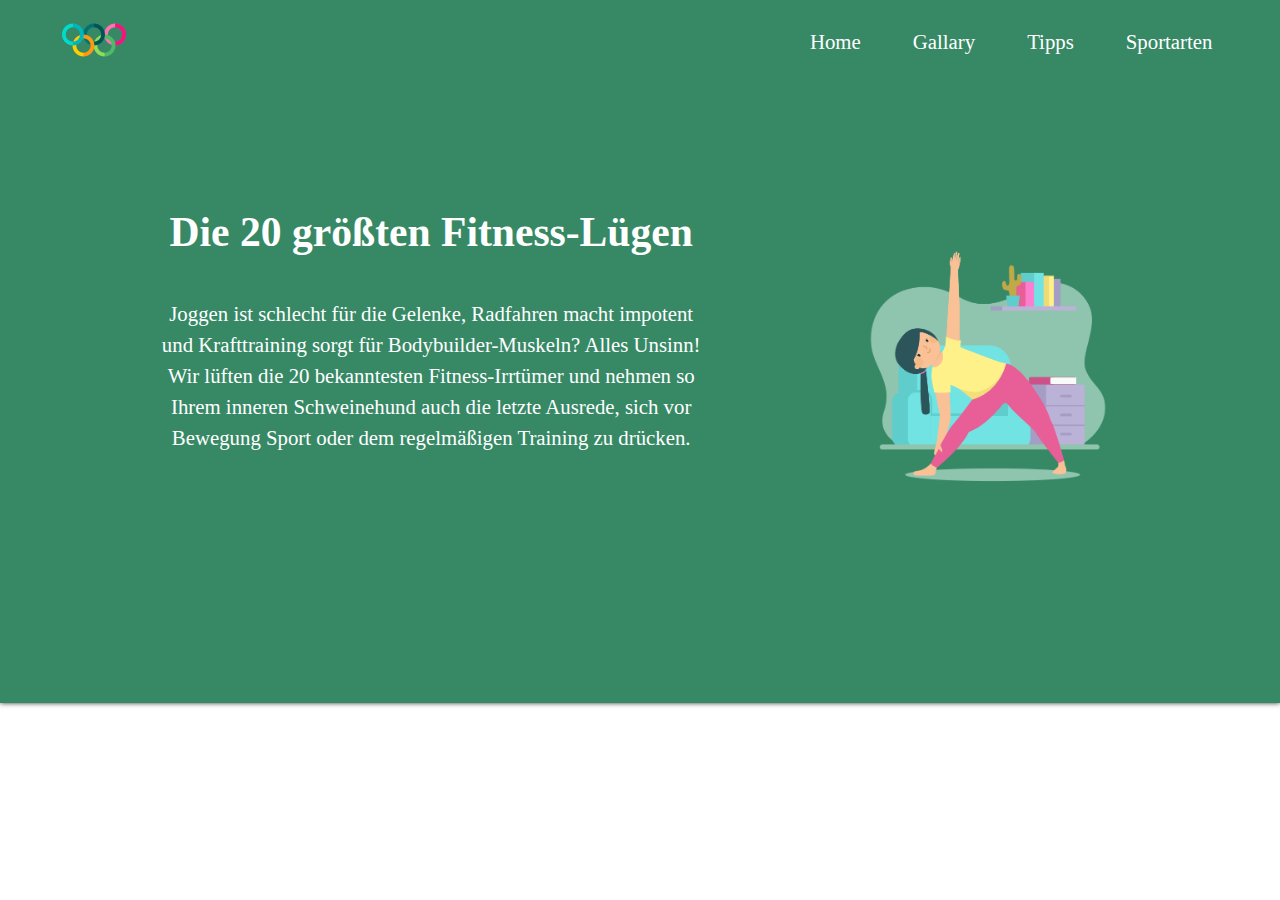
<file: sport-website/tipps.html>
<!DOCTYPE html>
<html lang="en">

<head>
    <meta charset="UTF-8">
    <meta name="viewport" content="width=device-width, initial-scale=1.0">
    <link rel="stylesheet" href="https://cdnjs.cloudflare.com/ajax/libs/font-awesome/5.13.0/css/all.min.css"
        integrity="sha256-h20CPZ0QyXlBuAw7A+KluUYx/3pK+c7lYEpqLTlxjYQ=" crossorigin="anonymous" />
    <link rel="stylesheet" href="./css/style.css">
    <title>Tipps</title>
</head>

<body>
    <header>
        <nav class="navbar">
            <div class="main-logo"></div>
            <ul class="navbar__list">
                <li><a href="home.html" class="navbar__links">Home</a></li>
                <li><a href="gallary.html" class="navbar__links">Gallary</a></li>
                <li><a href="tipps.html" class="navbar__links">Tipps</a></li>
                <li><a href="sportarten.html" class="navbar__links">Sportarten</a></li>
            </ul>
        </nav>

        <button id="toggle" class="toggle">
            <i class="fa fa-bars fa-2x"></i>
        </button>
        <div class="header-items">
            <div class="header-text">
                <h1>Die 20 größten Fitness-Lügen</h1>
                <p>
                    Joggen ist schlecht für die Gelenke, Radfahren macht impotent und Krafttraining sorgt für
                    Bodybuilder-Muskeln? Alles Unsinn! Wir lüften die 20 bekanntesten Fitness-Irrtümer und nehmen so
                    Ihrem inneren Schweinehund auch die letzte Ausrede, sich vor Bewegung Sport oder dem regelmäßigen
                    Training zu drücken.
                </p>
            </div>
            <img src="./images/streching.png" alt="">
        </div>
    </header>

</body>

</html>
</file>
<file: sport-website/css/style.css>
* {
  margin: 0;
  padding: 0;
  -webkit-box-sizing: border-box;
          box-sizing: border-box;
}

body {
  width: 100%;
  -webkit-transition: -webkit-transform .5s ease;
  transition: -webkit-transform .5s ease;
  transition: transform .5s ease;
  transition: transform .5s ease, -webkit-transform .5s ease;
  margin: 0 auto;
  overflow-x: hidden;
}

body.show-nav {
  -webkit-transform: translateX(-50%);
          transform: translateX(-50%);
}

.navbar ul {
  list-style-type: none;
  position: fixed;
  display: block;
  width: 50%;
  height: 100%;
  top: 0;
  right: 0;
  -webkit-transform: translateX(100%);
          transform: translateX(100%);
  padding: 3em 0em;
  background-color: #8FC5AE;
  font-size: 150%;
}

.navbar li {
  padding: 1em;
  text-align: center;
}

.navbar a {
  text-decoration: none;
  color: #fff;
}

.navbar a:hover {
  color: #E7724A;
  -webkit-transition: .2s ease;
  transition: .2s ease;
}

.navbar .main-logo {
  background-image: url("../images/logo.png");
  background-size: cover;
  background-position: center;
  background-repeat: no-repeat;
  width: 64px;
  height: 64px;
  position: absolute;
  top: 0.4em;
  left: 1.25em;
  z-index: 9999;
}

header {
  background-color: #378966;
  color: #fff;
  font-size: 130%;
  position: relative;
  padding: 4em 1em;
  text-align: center;
  -webkit-box-shadow: 0 0 5px #333;
          box-shadow: 0 0 5px #333;
}

header .toggle {
  background-color: #8FC5AE;
  border: 0;
  border-radius: 0.4em;
  color: #fff;
  cursor: pointer;
  padding: 0.7em 0.9em;
  position: absolute;
  top: 1.25em;
  right: 1.25em;
}

header .toggle:focus {
  outline: none;
}

header p {
  margin: 2em auto;
  line-height: 1.5;
}

header .header-items img {
  display: none;
}

.showcase__content {
  display: -webkit-box;
  display: -ms-flexbox;
  display: flex;
  -webkit-box-orient: vertical;
  -webkit-box-direction: normal;
      -ms-flex-direction: column;
          flex-direction: column;
  -ms-flex-wrap: wrap;
      flex-wrap: wrap;
  -webkit-box-pack: center;
      -ms-flex-pack: center;
          justify-content: center;
  text-align: center;
  padding: 1em;
}

.showcase__content h1 {
  display: -webkit-box;
  display: -ms-flexbox;
  display: flex;
  -webkit-box-pack: center;
      -ms-flex-pack: center;
          justify-content: center;
  -webkit-box-align: center;
      -ms-flex-align: center;
          align-items: center;
}

.showcase__content .article {
  display: -webkit-box;
  display: -ms-flexbox;
  display: flex;
  -webkit-box-orient: vertical;
  -webkit-box-direction: normal;
      -ms-flex-direction: column;
          flex-direction: column;
  -ms-flex-pack: distribute;
      justify-content: space-around;
  -webkit-box-align: center;
      -ms-flex-align: center;
          align-items: center;
  padding: 2em;
  height: 100vh;
  width: 100%;
}

.showcase__content .article .image {
  position: relative;
  width: 100%;
  padding: 2em;
}

.showcase__content .article .image img {
  width: 100%;
  height: auto;
  position: relative;
  z-index: 1;
  -webkit-box-shadow: 0.3em 0.3em 0.7em #378966;
          box-shadow: 0.3em 0.3em 0.7em #378966;
}

.showcase__content .article .image::after {
  content: "";
  height: 20em;
  width: 28em;
  position: absolute;
  bottom: 0em;
  right: 0em;
}

.showcase__content .article .text {
  line-height: 1.5;
  font-size: 1em;
  width: 80%;
}

.showcase__content .article .text p {
  margin: 1em 0;
  position: relative;
  z-index: 1;
}

.showcase__content .article .text p span {
  padding: 1em 0;
}

.showcase__content .article .text p::after {
  content: "";
  height: 4em;
  width: 15em;
  background-color: #8FC5AE;
  position: absolute;
  bottom: -1em;
  right: 0em;
  z-index: -1;
}

.showcase__content .quote {
  display: -webkit-box;
  display: -ms-flexbox;
  display: flex;
  -webkit-box-orient: vertical;
  -webkit-box-direction: normal;
      -ms-flex-direction: column;
          flex-direction: column;
  -webkit-box-pack: center;
      -ms-flex-pack: center;
          justify-content: center;
  text-align: center;
  background-color: #fff;
  height: 25vh;
  padding: 2em;
  font-size: 1em;
  line-height: 1.5;
}

.showcase__content .fade-in {
  opacity: 0;
  -webkit-transition: opacity 0.2s ease-in;
  transition: opacity 0.2s ease-in;
}

.showcase__content .fade-in.appear {
  opacity: 1;
}

footer {
  display: -webkit-box;
  display: -ms-flexbox;
  display: flex;
  -webkit-box-pack: center;
      -ms-flex-pack: center;
          justify-content: center;
  -webkit-box-align: center;
      -ms-flex-align: center;
          align-items: center;
  height: 20em;
  background-color: black;
  color: #fff;
}

.modal-container {
  background-color: rgba(0, 0, 0, 0.6);
  display: none;
  position: fixed;
  top: 0;
  left: 0;
  right: 0;
  bottom: 0;
}

.modal-container .modal {
  background-color: #fff;
  border-radius: .4em;
  -webkit-box-shadow: 0 0 0.6em rgba(0, 0, 0, 0.3);
          box-shadow: 0 0 0.6em rgba(0, 0, 0, 0.3);
  position: absolute;
  top: 50%;
  left: 50%;
  -webkit-transform: translate(-50%, -50%);
          transform: translate(-50%, -50%);
  width: 30em;
  max-width: 100%;
  max-height: 100%;
  -webkit-animation-name: modalopen;
          animation-name: modalopen;
  -webkit-animation-duration: 1s;
          animation-duration: 1s;
}

.modal-container .modal-title {
  background-color: #378966;
  color: #fff;
  padding: 1em;
  border-bottom: 0.1em solid #8FC5AE;
  border-radius: 0.4em;
}

.modal-container .modal-body {
  padding: 1.6em;
}

.modal-container .modal-body p {
  line-height: 1.5;
}

.modal-container .close-btn {
  background: transparent;
  font-size: 2em;
  position: absolute;
  top: 0.25em;
  right: 0.3em;
  border: none;
  color: #8FC5AE;
}

.modal-container .close-btn:hover {
  color: #fff;
  -webkit-transition: .3s ease;
  transition: .3s ease;
}

@-webkit-keyframes modalopen {
  from {
    opacity: 0;
  }
  to {
    opacity: 1;
  }
}

@keyframes modalopen {
  from {
    opacity: 0;
  }
  to {
    opacity: 1;
  }
}

.modal-container.show-modal {
  display: block;
}

.articles-container {
  max-width: 80em;
  width: 100%;
  margin: 0 auto;
}

.articles-container .articles-content {
  padding: 1em;
}

.articles-container .articles-content .article {
  margin: 1em 0;
  -webkit-box-shadow: 0 0 2px #333;
          box-shadow: 0 0 2px #333;
  border-radius: 5px;
}

.articles-container .articles-content .article .title {
  padding: 1em 2em 0;
  color: #333;
}

.articles-container .articles-content .article .body {
  padding: 1em 3em;
  line-height: 1.5;
  margin: 0 auto;
}

.articles-container .article:hover {
  -webkit-transform: scale(1.2);
          transform: scale(1.2);
  padding: 3em;
  background-color: #fff;
  -webkit-transition: 0.3s ease-in-out;
  transition: 0.3s ease-in-out;
}

.showcase-gallary {
  width: 100%;
  max-width: 80em;
  margin: 1em 0;
}

.showcase-gallary .three-piece {
  display: -ms-grid;
  display: grid;
  -ms-grid-columns: (minmax(375px, 1fr))[auto-fit];
      grid-template-columns: repeat(auto-fit, minmax(375px, 1fr));
  justify-items: center;
}

.showcase-gallary .four-piece {
  display: -ms-grid;
  display: grid;
  -ms-grid-columns: (minmax(375px, 1fr))[auto-fit];
      grid-template-columns: repeat(auto-fit, minmax(375px, 1fr));
  justify-items: center;
}

.showcase-gallary .image-container {
  display: -webkit-box;
  display: -ms-flexbox;
  display: flex;
  -webkit-box-pack: center;
      -ms-flex-pack: center;
          justify-content: center;
  -webkit-box-align: center;
      -ms-flex-align: center;
          align-items: center;
  width: 90%;
  padding: 1em;
}

.showcase-gallary .fade-in {
  opacity: 0;
  -webkit-transition: opacity 1s ease-in;
  transition: opacity 1s ease-in;
}

.showcase-gallary .fade-in.appear {
  opacity: 1;
}

.showcase-gallary img {
  width: 100%;
  height: auto;
  -o-object-fit: contain;
     object-fit: contain;
  -webkit-box-shadow: 0 0 5px #333;
          box-shadow: 0 0 5px #333;
}

.showcase-gallary img:hover {
  -webkit-transform: scale(1.5);
          transform: scale(1.5);
  -webkit-transition: 0.3s ease-in-out;
  transition: 0.3s ease-in-out;
  position: relative;
  z-index: 9999;
}

@media (min-width: 43em) {
  .showcase__content {
    display: -webkit-box;
    display: -ms-flexbox;
    display: flex;
    -webkit-box-orient: vertical;
    -webkit-box-direction: normal;
        -ms-flex-direction: column;
            flex-direction: column;
    -ms-flex-wrap: wrap;
        flex-wrap: wrap;
    -webkit-box-pack: center;
        -ms-flex-pack: center;
            justify-content: center;
    text-align: center;
    padding: 1em;
  }
  .showcase__content .article .text {
    font-size: 1.3em;
  }
  .showcase__content .article .text p {
    margin: 1em 0;
    position: relative;
    z-index: 1;
  }
  .showcase__content .article .text p span {
    padding: 1em 0;
  }
  .showcase__content .article .text p::after {
    content: "";
    height: 5em;
    width: 20em;
    background-color: #8FC5AE;
    position: absolute;
    bottom: -1em;
    right: 0em;
    z-index: -1;
  }
  .showcase__content .quote {
    font-size: 1.4em;
  }
  .showcase-gallary {
    margin-top: 1em;
  }
  .showcase-gallary .three-piece {
    display: -ms-grid;
    display: grid;
    -ms-grid-columns: (1fr)[1];
        grid-template-columns: repeat(1, 1fr);
    gap: 1em;
    justify-items: center;
  }
  .showcase-gallary .two-piece {
    display: -ms-grid;
    display: grid;
    -ms-grid-columns: (1fr)[1];
        grid-template-columns: repeat(1, 1fr);
    gap: 1em;
    justify-items: center;
    margin: 1em 0;
  }
  .showcase-gallary img {
    width: 100%;
    height: auto;
    -o-object-fit: contain;
       object-fit: contain;
  }
}

@media (min-width: 62em) {
  .navbar {
    display: -webkit-box;
    display: -ms-flexbox;
    display: flex;
    -webkit-box-pack: justify;
        -ms-flex-pack: justify;
            justify-content: space-between;
    -webkit-box-align: center;
        -ms-flex-align: center;
            align-items: center;
  }
  .navbar ul {
    position: absolute;
    list-style-type: none;
    display: -webkit-box;
    display: -ms-flexbox;
    display: flex;
    -webkit-box-orient: horizontal;
    -webkit-box-direction: normal;
        -ms-flex-direction: row;
            flex-direction: row;
    -webkit-box-align: center;
        -ms-flex-align: center;
            align-items: center;
    -webkit-box-pack: end;
        -ms-flex-pack: end;
            justify-content: flex-end;
    height: 0;
    font-size: 1em;
    padding: 1em 0em;
    -webkit-transform: translateX(0);
            transform: translateX(0);
    width: 100%;
    top: 1em;
    right: 2em;
    background-color: #378966;
  }
  .navbar li {
    padding: 1.25em;
    text-align: center;
  }
  .navbar a {
    text-decoration: none;
    color: #fff;
  }
  .navbar a:hover {
    color: #E7724A;
    -webkit-transition: 0.2s ease;
    transition: 0.2s ease;
  }
  .navbar .main-logo {
    background-image: url("../images/logo.png");
    background-size: cover;
    background-position: center;
    background-repeat: no-repeat;
    width: 64px;
    height: 64px;
    left: 3em;
  }
  header {
    padding: 0em 4em;
  }
  header .header-items {
    display: -webkit-box;
    display: -ms-flexbox;
    display: flex;
    -ms-flex-pack: distribute;
        justify-content: space-around;
    -webkit-box-align: center;
        -ms-flex-align: center;
            align-items: center;
  }
  header .header-items .header-text {
    padding: 10em 0;
    color: #fff;
    width: 50%;
  }
  header .toggle {
    display: none;
  }
  header .header-items img {
    display: block;
    height: 25%;
    width: 25%;
  }
  .showcase {
    width: 100%;
    max-width: 80em;
    margin: 0 auto;
  }
  .showcase__content .article {
    display: -webkit-box;
    display: -ms-flexbox;
    display: flex;
    -webkit-box-orient: horizontal;
    -webkit-box-direction: normal;
        -ms-flex-direction: row;
            flex-direction: row;
    -webkit-box-pack: justify;
        -ms-flex-pack: justify;
            justify-content: space-between;
  }
  .showcase__content .article .text {
    line-height: 1.5;
    font-size: 1.4em;
    width: 80%;
  }
  .showcase__content .article .text p {
    margin: 1em 0;
    position: relative;
    z-index: 1;
  }
  .showcase__content .article .text p span {
    padding: 1em 0;
  }
  .showcase__content .article .text p::after {
    content: "";
    height: 5em;
    width: 15em;
    background-color: #8FC5AE;
    position: absolute;
    bottom: -1em;
    right: 0em;
    z-index: -1;
  }
  .showcase__content .quote {
    display: -webkit-box;
    display: -ms-flexbox;
    display: flex;
    -webkit-box-orient: vertical;
    -webkit-box-direction: normal;
        -ms-flex-direction: column;
            flex-direction: column;
    -webkit-box-pack: center;
        -ms-flex-pack: center;
            justify-content: center;
    text-align: center;
    background-color: #fff;
    height: 25vh;
    padding: 2em;
    font-size: 2em;
  }
  .showcase-gallary {
    margin: 0 auto;
    max-width: 80em;
    width: 100%;
  }
  .showcase-gallary .three-piece {
    display: -ms-grid;
    display: grid;
    -ms-grid-columns: (minmax(375px, 1fr))[auto-fit];
        grid-template-columns: repeat(auto-fit, minmax(375px, 1fr));
    justify-items: center;
  }
  .showcase-gallary .four-piece {
    display: -ms-grid;
    display: grid;
    -ms-grid-columns: (1fr)[2];
        grid-template-columns: repeat(2, 1fr);
    justify-items: center;
  }
  .showcase-gallary .image-container {
    position: relative;
  }
  .showcase-gallary img {
    width: 375px;
    height: 250px;
    -o-object-fit: cover;
       object-fit: cover;
    -o-object-position: center;
       object-position: center;
  }
}
</file>
